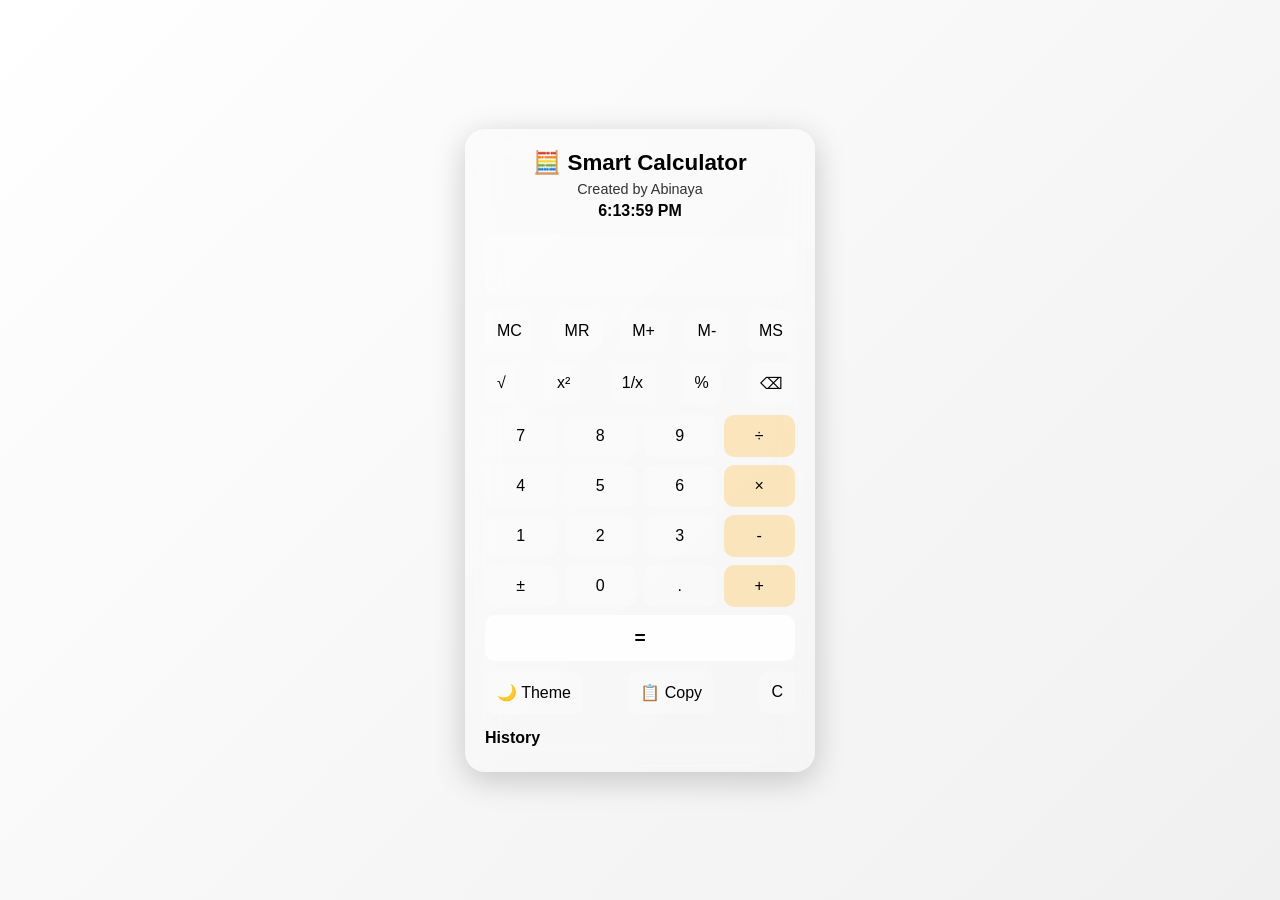
<file: Calculator/index.html>
<!DOCTYPE html>
<html lang="en">
<head>
  <meta charset="UTF-8">
  <meta name="viewport" content="width=device-width, initial-scale=1.0">
  <title>Smart Calculator</title>
  <link rel="stylesheet" href="style.css">
  <script defer src="script.js"></script>
</head>
<body>
  <div class="calculator-container glass">
    <!-- Header -->
    <header>
      <h1>🧮 Smart Calculator</h1>
      <p>Created by Abinaya</p>
      <div id="clock"></div>
    </header>

    <!-- Display -->
    <div class="display">
      <div id="expression"></div>
      <div id="result"></div>
    </div>

    <!-- Memory Buttons -->
    <div class="memory-buttons">
      <button class="btn" data-action="MC">MC</button>
      <button class="btn" data-action="MR">MR</button>
      <button class="btn" data-action="M+">M+</button>
      <button class="btn" data-action="M-">M-</button>
      <button class="btn" data-action="MS">MS</button>
    </div>

    <!-- Scientific Functions -->
    <div class="scientific-buttons">
      <button class="btn" data-action="sqrt">√</button>
      <button class="btn" data-action="square">x²</button>
      <button class="btn" data-action="inverse">1/x</button>
      <button class="btn" data-action="percent">%</button>
      <button class="btn" data-action="backspace">⌫</button>
    </div>

    <!-- Number Pad -->
    <div class="buttons-grid">
      <button class="btn" data-value="7">7</button>
      <button class="btn" data-value="8">8</button>
      <button class="btn" data-value="9">9</button>
      <button class="btn operator" data-value="/">÷</button>

      <button class="btn" data-value="4">4</button>
      <button class="btn" data-value="5">5</button>
      <button class="btn" data-value="6">6</button>
      <button class="btn operator" data-value="*">×</button>

      <button class="btn" data-value="1">1</button>
      <button class="btn" data-value="2">2</button>
      <button class="btn" data-value="3">3</button>
      <button class="btn operator" data-value="-">-</button>

      <button class="btn" data-action="sign">±</button>
      <button class="btn" data-value="0">0</button>
      <button class="btn" data-value=".">.</button>
      <button class="btn operator" data-value="+">+</button>

      <button class="btn equal" data-action="calculate">=</button>
    </div>

    <!-- Extra Controls -->
    <div class="extra-controls">
      <button class="btn" id="theme-toggle">🌙 Theme</button>
      <button class="btn" id="copy-result">📋 Copy</button>
      <button class="btn" id="clear">C</button>
    </div>

    <!-- History -->
    <section class="history">
      <h2>History</h2>
      <ul id="history-list"></ul>
    </section>
  </div>
</body>
</html>
</file>
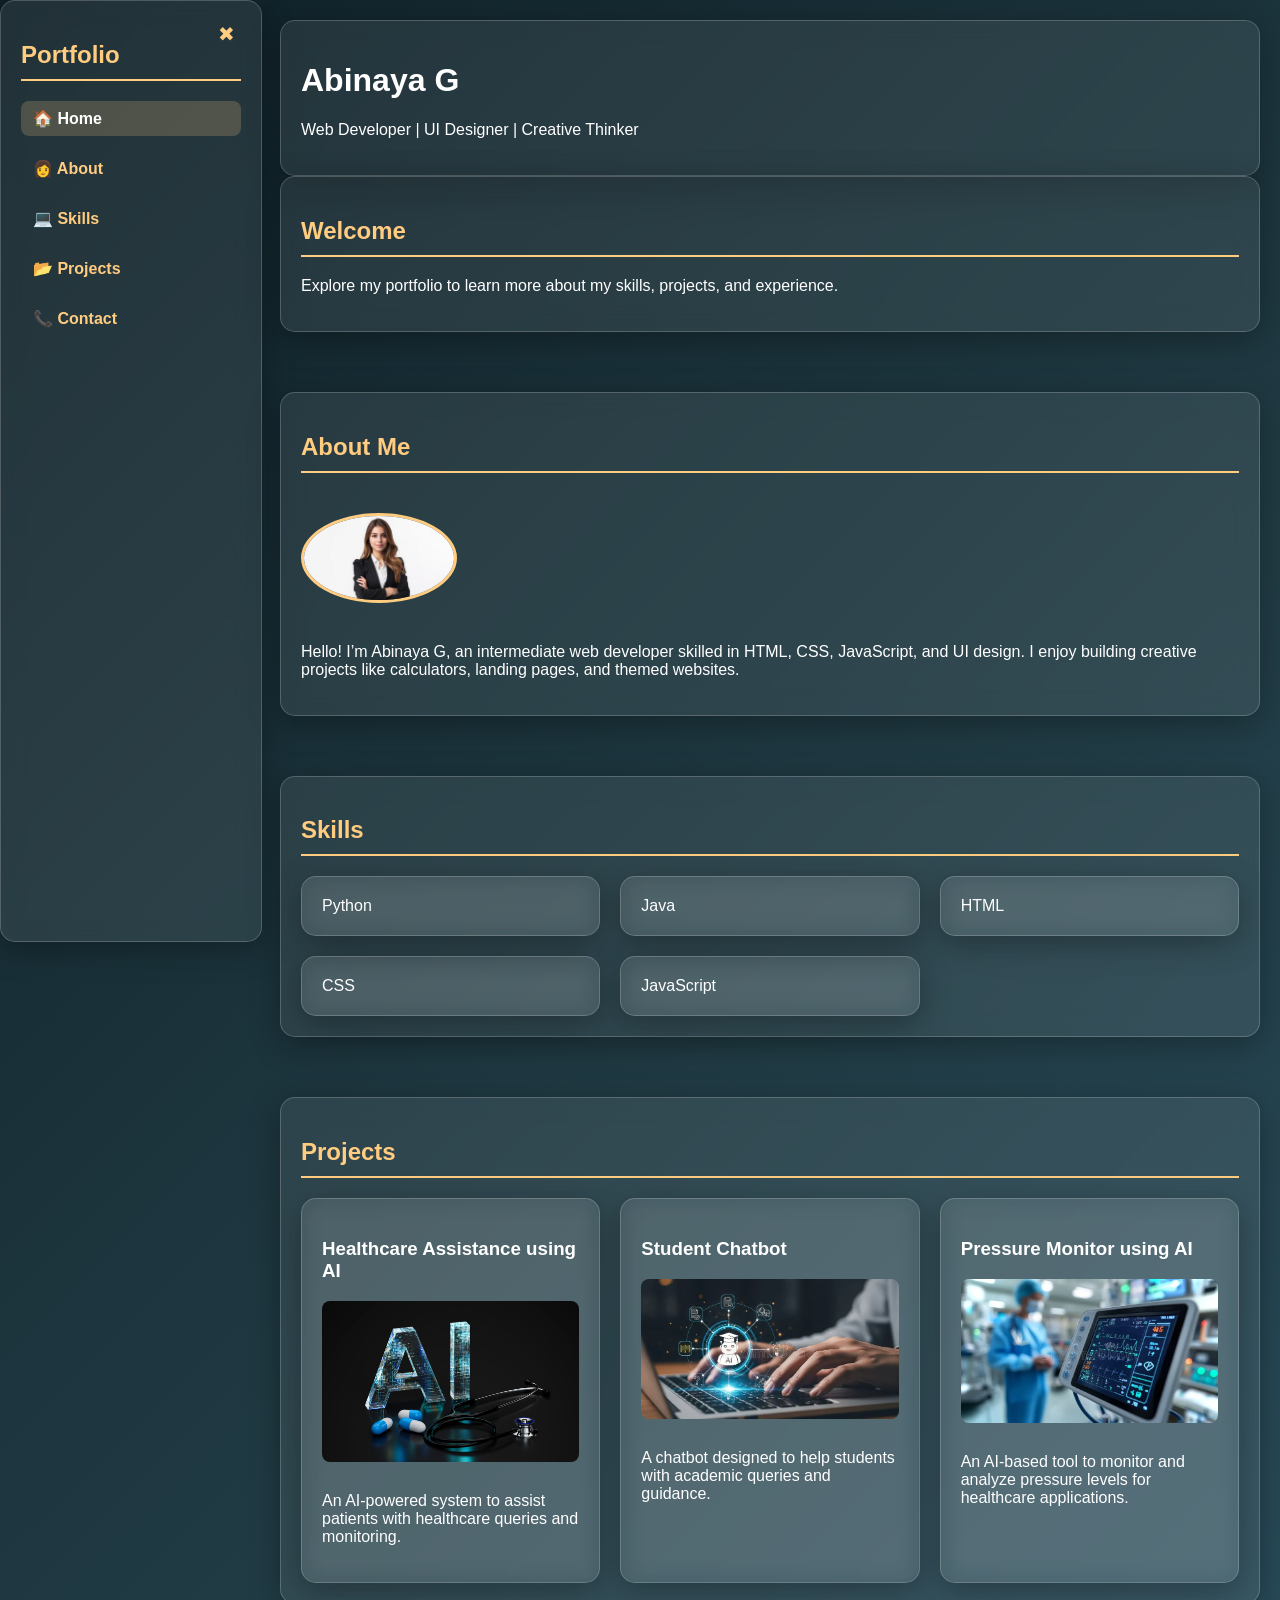
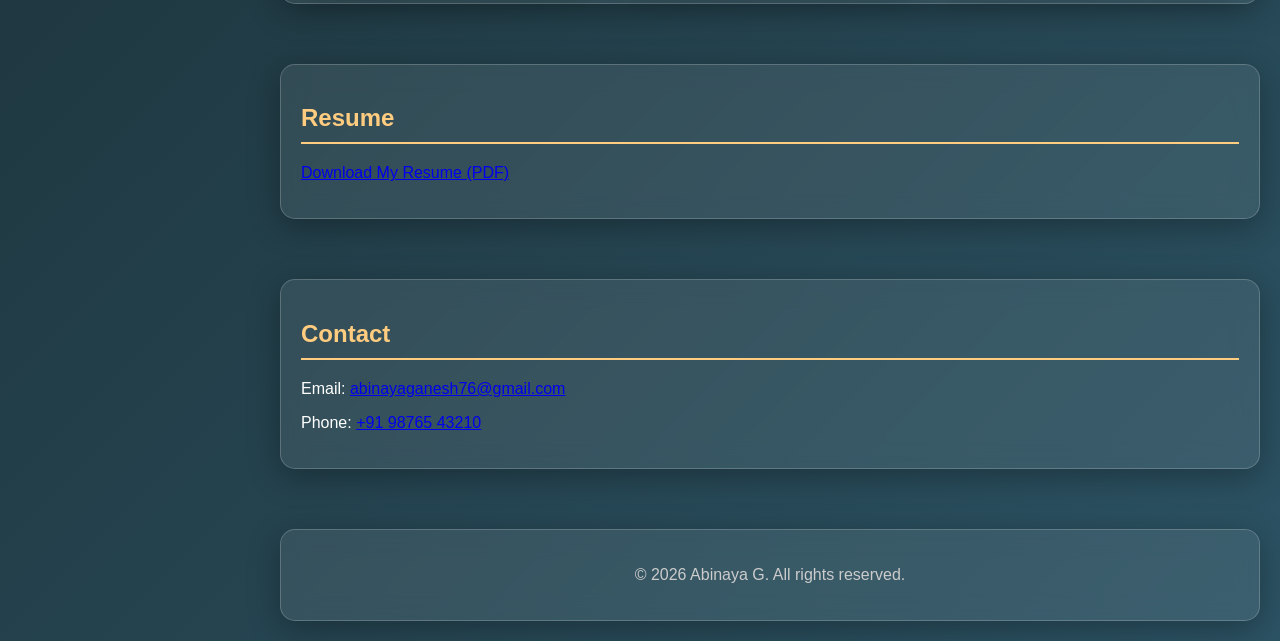
<file: Portfolio/index.html>
<!DOCTYPE html>
<html lang="en">
<head>
  <meta charset="UTF-8">
  <meta name="viewport" content="width=device-width, initial-scale=1.0">
  <title>Abinaya G Portfolio</title>
  <link rel="stylesheet" href="style.css">
</head>
<body>

  <!-- Sidebar Navigation -->
  <nav class="sidebar glass" id="sidebar">
    <button class="close-btn" onclick="toggleSidebar()">✖</button>
    <h2>Portfolio</h2>
    <ul>
      <li><a href="#home" class="active">🏠 Home</a></li>
      <li><a href="#about">👩 About</a></li>
      <li><a href="#skills">💻 Skills</a></li>
      <li><a href="#projects">📂 Projects</a></li>
      <li><a href="#contact">📞 Contact</a></li>
    </ul>
  </nav>

  <!-- Toggle Button (when sidebar is closed) -->
  <button class="open-btn" id="openBtn" onclick="toggleSidebar()">☰</button>

  <!-- Main Content -->
  <div class="content">
    <header class="glass">
      <h1>Abinaya G</h1>
      <p>Web Developer | UI Designer | Creative Thinker</p>
    </header>

    <!-- Sections -->
    <section id="home" class="glass">
      <h2>Welcome</h2>
      <p>Explore my portfolio to learn more about my skills, projects, and experience.</p>
    </section>

    <section id="about" class="glass">
      <h2>About Me</h2>
      <img src="photo.jpg" alt="My Photo" class="profile-pic">
      <p>Hello! I’m Abinaya G, an intermediate web developer skilled in HTML, CSS, JavaScript, and UI design. I enjoy building creative projects like calculators, landing pages, and themed websites.</p>
    </section>

    <section id="skills" class="glass">
      <h2>Skills</h2>
      <div class="grid">
        <div class="card glass">Python</div>
        <div class="card glass">Java</div>
        <div class="card glass">HTML</div>
        <div class="card glass">CSS</div>
        <div class="card glass">JavaScript</div>
      </div>
    </section>

    <section id="projects" class="glass">
      <h2>Projects</h2>
      <div class="grid">
        <div class="card glass">
          <h3>Healthcare Assistance using AI</h3>
          <img src="healthcare.jpg" alt="Healthcare AI Project">
          <p>An AI-powered system to assist patients with healthcare queries and monitoring.</p>
        </div>
        <div class="card glass">
          <h3>Student Chatbot</h3>
          <img src="student ai.webp" alt="Student Chatbot Project">
          <p>A chatbot designed to help students with academic queries and guidance.</p>
        </div>
        <div class="card glass">
          <h3>Pressure Monitor using AI</h3>
          <img src="pressure.webp" alt="Pressure Monitor Project">
          <p>An AI-based tool to monitor and analyze pressure levels for healthcare applications.</p>
        </div>
      </div>
    </section>

    <section id="resume" class="glass">
      <h2>Resume</h2>
      <p><a href="resume.pdf" download>Download My Resume (PDF)</a></p>
    </section>

    <section id="contact" class="glass">
      <h2>Contact</h2>
      <p>Email: <a href="mailto:abinayaganesh76@gmail.com">abinayaganesh76@gmail.com</a></p>
      <p>Phone: <a href="tel:+919876543210">+91 98765 43210</a></p>
    </section>

    <footer class="glass">
      <p>&copy; 2026 Abinaya G. All rights reserved.</p>
    </footer>
  </div>

  <!-- JavaScript for sidebar toggle -->
  <script>
    function toggleSidebar() {
      const sidebar = document.getElementById("sidebar");
      const openBtn = document.getElementById("openBtn");
      sidebar.classList.toggle("hidden");
      openBtn.classList.toggle("visible");
    }
  </script>

</body>
</html>
</file>
<file: Calculator/style.css>
/* ================================
   Smart Calculator Stylesheet
   Glassmorphism + Dark/Light Theme
   ================================ */

/* Reset */
* {
  margin: 0;
  padding: 0;
  box-sizing: border-box;
  font-family: "Segoe UI", Arial, sans-serif;
}

/* Body */
body {
  display: flex;
  justify-content: center;
  align-items: center;
  min-height: 100vh;
  /* Changed from blue gradient to white gradient */
  background: linear-gradient(135deg, #ffffff, #f0f0f0);
  transition: background 0.5s ease;
}

/* Glassmorphism Container */
.calculator-container {
  width: 350px;
  max-width: 95%;
  padding: 20px;
  border-radius: 20px;
  background: rgba(255, 255, 255, 0.15);
  backdrop-filter: blur(15px);
  box-shadow: 0 8px 32px rgba(0, 0, 0, 0.2);
  color: #000;
  transition: all 0.3s ease;
}

/* Dark Theme */
body.dark {
  background: linear-gradient(135deg, #232526, #414345);
}

body.dark .calculator-container {
  background: rgba(0, 0, 0, 0.35);
  color: #fff;
}

/* Header */
header {
  text-align: center;
  margin-bottom: 15px;
}

header h1 {
  font-size: 1.4rem;
  margin-bottom: 5px;
}

header p {
  font-size: 0.9rem;
  opacity: 0.8;
}

#clock {
  font-size: 1rem;
  margin-top: 5px;
  font-weight: bold;
}

/* Display */
.display {
  background: rgba(255, 255, 255, 0.25);
  border-radius: 10px;
  padding: 10px;
  margin-bottom: 15px;
  min-height: 60px;
  word-wrap: break-word;
}

#expression {
  font-size: 1rem;
  opacity: 0.8;
}

#result {
  font-size: 1.4rem;
  font-weight: bold;
  margin-top: 5px;
}

/* Buttons */
.btn {
  background: rgba(255, 255, 255, 0.25);
  border: none;
  border-radius: 10px;
  padding: 12px;
  font-size: 1rem;
  cursor: pointer;
  transition: all 0.2s ease;
}

.btn:hover {
  background: rgba(255, 255, 255, 0.4);
  transform: scale(1.05);
}

.btn:active {
  transform: scale(0.95);
}

/* Operator Buttons */
.operator {
  background: rgba(255, 200, 100, 0.4);
}

.equal {
  grid-column: span 4;
  /* Changed from blue to white */
  background: rgba(255, 255, 255, 0.8);
  color: #000;
  font-size: 1.2rem;
  font-weight: bold;
}

/* Layouts */
.memory-buttons,
.scientific-buttons,
.extra-controls {
  display: flex;
  justify-content: space-between;
  margin-bottom: 10px;
}

.buttons-grid {
  display: grid;
  grid-template-columns: repeat(4, 1fr);
  gap: 8px;
  margin-bottom: 10px;
}

/* History */
.history {
  margin-top: 15px;
  max-height: 150px;
  overflow-y: auto;
}

.history h2 {
  font-size: 1rem;
  margin-bottom: 5px;
}

#history-list {
  list-style: none;
  font-size: 0.9rem;
}

#history-list li {
  padding: 5px;
  border-bottom: 1px solid rgba(255, 255, 255, 0.2);
}

/* Scrollbar */
.history::-webkit-scrollbar {
  width: 6px;
}

.history::-webkit-scrollbar-thumb {
  background: rgba(255, 255, 255, 0.4);
  border-radius: 10px;
}

/* Responsive */
@media (max-width: 400px) {
  .calculator-container {
    width: 100%;
    padding: 15px;
  }

  .btn {
    padding: 10px;
    font-size: 0.9rem;
  }

  #result {
    font-size: 1.2rem;
  }
}
</file>
<file: Portfolio/style.css>
/* Background */
body {
  margin: 0;
  font-family: 'Segoe UI', Arial, sans-serif;
  background: linear-gradient(135deg, #0f2027, #203a43, #2c5364);
  color: #fff;
  scroll-behavior: smooth;
  display: flex;
}

/* Glassmorphism Effect */
.glass {
  background: rgba(255, 255, 255, 0.08);
  border-radius: 15px;
  backdrop-filter: blur(12px);
  -webkit-backdrop-filter: blur(12px);
  border: 1px solid rgba(255, 255, 255, 0.2);
  box-shadow: 0 8px 32px rgba(0,0,0,0.3);
  padding: 20px;
}

/* Sidebar */
.sidebar {
  width: 220px;
  position: fixed;
  height: 100%;
  padding: 20px;
  color: #ffcc80;
  transition: transform 0.3s ease;
}

.sidebar.hidden {
  transform: translateX(-250px);
}

/* Close Button */
.close-btn {
  background: none;
  border: none;
  color: #ffcc80;
  font-size: 20px;
  cursor: pointer;
  float: right;
}

/* Open Button */
.open-btn {
  position: fixed;
  top: 20px;
  left: 20px;
  background: rgba(255,255,255,0.1);
  border: 1px solid rgba(255,255,255,0.3);
  border-radius: 8px;
  color: #ffcc80;
  font-size: 22px;
  padding: 8px 12px;
  cursor: pointer;
  backdrop-filter: blur(8px);
  display: none;
}

.open-btn.visible {
  display: block;
}

/* Sidebar Links */
.sidebar ul {
  list-style: none;
  padding: 0;
}

.sidebar ul li {
  margin: 15px 0;
}

.sidebar ul li a {
  color: #ffcc80;
  text-decoration: none;
  font-weight: bold;
  display: block;
  transition: 0.3s;
  padding: 8px 12px;
  border-radius: 8px;
}

.sidebar ul li a:hover,
.sidebar ul li a.active {
  background: rgba(255, 204, 128, 0.2);
  color: #fff;
}

/* Content */
.content {
  margin-left: 260px;
  padding: 20px;
  flex: 1;
  transition: margin-left 0.3s ease;
}

.sidebar.hidden ~ .content {
  margin-left: 40px;
}

/* Sections */
section {
  margin-bottom: 60px;
}

h2 {
  color: #ffcc80;
  border-bottom: 2px solid #ffcc80;
  padding-bottom: 10px;
}

/* Profile Image */
.profile-pic {
  width: 150px;
  border-radius: 50%;
  margin: 20px 0;
  border: 3px solid #ffcc80;
}

/* Grid Layout */
.grid {
  display: grid;
  grid-template-columns: repeat(auto-fit, minmax(220px, 1fr));
  gap: 20px;
}

.card {
  transition: transform 0.3s, box-shadow 0.3s;
}

.card:hover {
  transform: translateY(-5px);
  box-shadow: 0 5px 15px rgba(255, 204, 128, 0.5);
}

.card img {
  max-width: 100%;
  border-radius: 8px;
  margin-bottom: 10px;
}

/* Footer */
footer {
  text-align: center;
  padding: 20px;
  color: #ccc;
}
</file>
